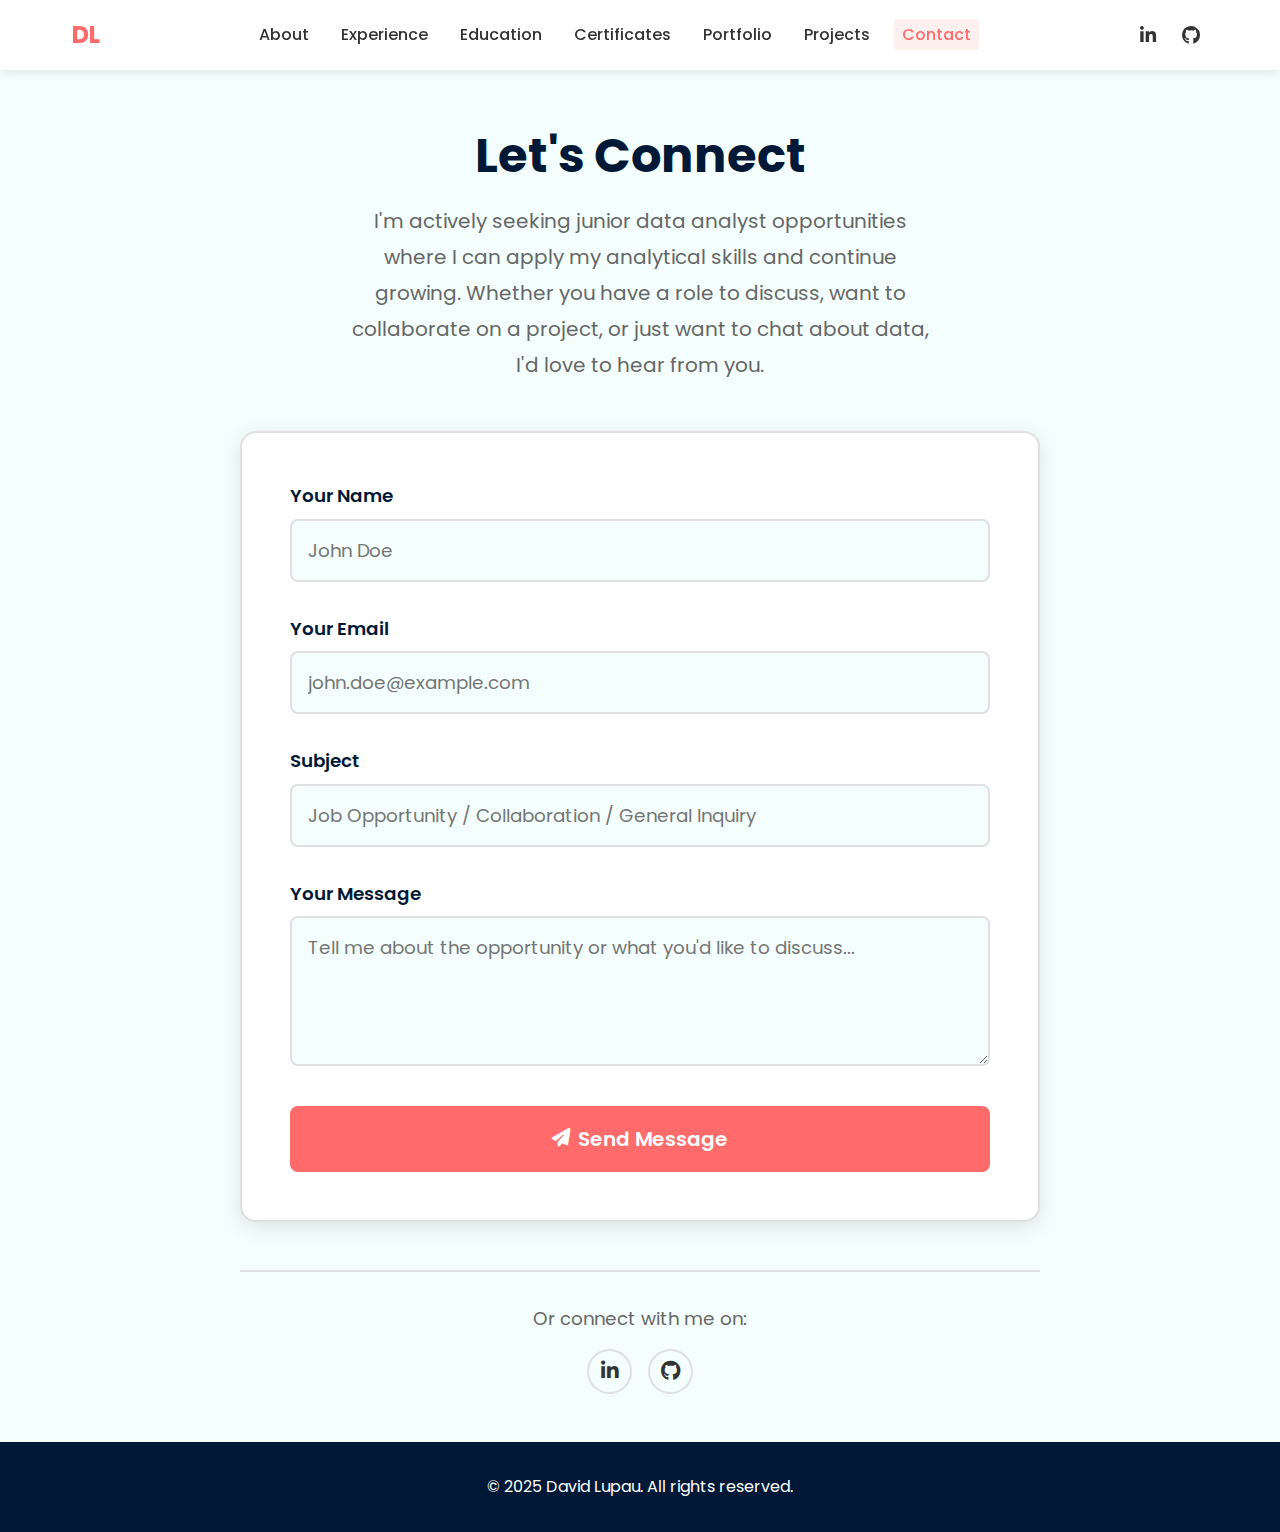
<file: contact.html>
<!DOCTYPE html>
<html lang="en">
<head>
    <meta charset="UTF-8">
    <meta name="viewport" content="width=device-width, initial-scale=1.0">
    <title>Contact - David Lupau</title>
    <link rel="stylesheet" href="https://cdnjs.cloudflare.com/ajax/libs/font-awesome/6.4.0/css/all.min.css">
    <link href="https://fonts.googleapis.com/css2?family=Poppins:wght@300;400;500;600;700&display=swap" rel="stylesheet">
    <style>
        :root {
            --primary: #FF6B6B;
            --secondary: #011936;
            --background: #F4FFFD;
            --text: #333333;
            --text-light: #666666;
            --white: #ffffff;
            --border: #e0e0e0;
            --spacing-xs: 0.25rem;
            --spacing-sm: 0.5rem;
            --spacing-md: 1rem;
            --spacing-lg: 2rem;
            --spacing-xl: 3rem;
            --font-xs: 0.75rem;
            --font-sm: 0.875rem;
            --font-md: 1.15rem;
            --font-lg: 1.25rem;
            --font-xl: 1.5rem;
            --font-xxl: 2rem;
            --font-xxxl: 3rem;
            --radius-sm: 4px;
            --radius-md: 8px;
            --radius-lg: 16px;
            --transition: all 0.3s ease;
        }

        * {
            margin: 0;
            padding: 0;
            box-sizing: border-box;
        }

        body {
            font-family: 'Poppins', sans-serif;
            background-color: var(--background);
            color: var(--text);
            line-height: 1.6;
        }

        /* ===== HEADER ===== */
        header {
            background-color: var(--white);
            box-shadow: 0 2px 10px rgba(0, 0, 0, 0.1);
            position: sticky;
            top: 0;
            z-index: 100;
        }

        header .container {
            display: flex;
            justify-content: space-between;
            align-items: center;
            padding: var(--spacing-md) var(--spacing-lg);
            max-width: 1200px;
            margin: 0 auto;
        }

        .logo {
            font-size: var(--font-xl);
            font-weight: 700;
            color: var(--primary);
            margin: 0;
            text-decoration: none;
        }

        nav {
            flex: 1;
            display: flex;
            justify-content: center;
        }

        nav ul {
            display: flex;
            list-style: none;
            gap: var(--spacing-md);
        }

        nav a {
            color: var(--text);
            font-weight: 500;
            padding: var(--spacing-xs) var(--spacing-sm);
            border-radius: var(--radius-sm);
            text-decoration: none;
            transition: var(--transition);
        }

        nav a:hover, nav a.active {
            color: var(--primary);
        }

        nav a.active {
            background-color: rgba(255, 107, 107, 0.1);
        }

        .header-social {
            display: flex;
            gap: var(--spacing-sm);
        }

        .header-social-icon {
            width: 35px;
            height: 35px;
            color: var(--text);
            border-radius: 50%;
            display: flex;
            justify-content: center;
            align-items: center;
            font-size: var(--font-md);
            transition: var(--transition);
            text-decoration: none;
            border: 2px solid transparent;
        }

        .header-social-icon:hover {
            background-color: var(--primary);
            color: var(--white);
            transform: translateY(-2px);
            border-color: var(--primary);
        }

        .mobile-menu-toggle {
            display: none;
            background: none;
            border: none;
            font-size: var(--font-lg);
            color: var(--text);
            cursor: pointer;
            padding: var(--spacing-xs);
        }

        /* ===== CONTACT SECTION ===== */
        .contact-section {
            min-height: calc(100vh - 80px);
            display: flex;
            align-items: center;
            padding: var(--spacing-xl) var(--spacing-lg);
        }

        .contact-container {
            max-width: 800px;
            margin: 0 auto;
            width: 100%;
        }

        .contact-header {
            text-align: center;
            margin-bottom: var(--spacing-xl);
        }

        .contact-header h1 {
            font-size: var(--font-xxxl);
            color: var(--secondary);
            margin-bottom: var(--spacing-sm);
        }

        .contact-header p {
            font-size: var(--font-lg);
            color: var(--text-light);
            max-width: 600px;
            margin: 0 auto;
            line-height: 1.8;
        }

        /* Form Styling */
        .contact-form {
            background-color: var(--white);
            padding: var(--spacing-xl);
            border-radius: var(--radius-lg);
            box-shadow: 0 5px 20px rgba(0, 0, 0, 0.1);
            border: 2px solid var(--border);
        }

        .form-group {
            margin-bottom: var(--spacing-lg);
        }

        .form-group label {
            display: block;
            font-weight: 600;
            color: var(--secondary);
            margin-bottom: var(--spacing-sm);
            font-size: var(--font-md);
        }

        .form-group input,
        .form-group textarea {
            width: 100%;
            padding: var(--spacing-md);
            border: 2px solid var(--border);
            border-radius: var(--radius-md);
            font-family: 'Poppins', sans-serif;
            font-size: var(--font-md);
            color: var(--text);
            transition: var(--transition);
            background-color: var(--background);
        }

        .form-group input:focus,
        .form-group textarea:focus {
            outline: none;
            border-color: var(--primary);
            background-color: var(--white);
        }

        .form-group textarea {
            min-height: 150px;
            resize: vertical;
        }

        .submit-btn {
            width: 100%;
            padding: var(--spacing-md) var(--spacing-lg);
            background-color: var(--primary);
            color: var(--white);
            border: 2px solid var(--primary);
            border-radius: var(--radius-md);
            font-size: var(--font-lg);
            font-weight: 600;
            font-family: 'Poppins', sans-serif;
            cursor: pointer;
            transition: var(--transition);
            display: flex;
            align-items: center;
            justify-content: center;
            gap: var(--spacing-sm);
        }

        .submit-btn:hover {
            background-color: var(--white);
            color: var(--primary);
            transform: translateY(-2px);
            box-shadow: 0 5px 15px rgba(255, 107, 107, 0.3);
        }

        .submit-btn i {
            font-size: var(--font-md);
        }

        /* Alternative Contact Info */
        .alternative-contact {
            text-align: center;
            margin-top: var(--spacing-xl);
            padding-top: var(--spacing-lg);
            border-top: 2px solid var(--border);
        }

        .alternative-contact p {
            color: var(--text-light);
            margin-bottom: var(--spacing-md);
            font-size: var(--font-md);
        }

        .social-links {
            display: flex;
            justify-content: center;
            gap: var(--spacing-md);
        }

        .social-link {
            width: 45px;
            height: 45px;
            background-color: var(--background);
            color: var(--text);
            border-radius: 50%;
            display: flex;
            justify-content: center;
            align-items: center;
            font-size: var(--font-lg);
            transition: var(--transition);
            text-decoration: none;
            border: 2px solid var(--border);
        }

        .social-link:hover {
            background-color: var(--primary);
            color: var(--white);
            border-color: var(--primary);
            transform: translateY(-3px);
        }

        /* Footer */
        footer {
            background-color: var(--secondary);
            color: var(--white);
            padding: var(--spacing-lg) 0;
            text-align: center;
        }

        /* Responsive Design */
        @media screen and (max-width: 992px) {
            nav ul {
                gap: var(--spacing-sm);
            }

            nav a {
                font-size: var(--font-sm);
                padding: var(--spacing-xs);
            }
        }

        @media screen and (max-width: 768px) {
            .mobile-menu-toggle {
                display: block;
            }

            header .container {
                flex-wrap: wrap;
            }

            nav {
                display: none;
                width: 100%;
                order: 3;
            }

            nav.active {
                display: block;
            }

            nav ul {
                flex-direction: column;
                gap: 0;
                padding: var(--spacing-md) 0;
            }

            nav li {
                width: 100%;
                text-align: center;
            }

            nav a {
                display: block;
                padding: var(--spacing-sm);
            }

            .header-social {
                order: 2;
            }

            .logo {
                order: 1;
            }

            .contact-header h1 {
                font-size: var(--font-xxl);
            }

            .contact-form {
                padding: var(--spacing-lg);
            }
        }

        @media screen and (max-width: 480px) {
            .contact-header h1 {
                font-size: var(--font-xl);
            }

            .contact-header p {
                font-size: var(--font-md);
            }
        }
    </style>
</head>
<body>
    <!-- Navigation Bar -->
    <header>
        <div class="container">
            <a href="index.html" class="logo">DL</a>

            <nav id="mainNav">
                <ul>
                    <li><a href="index.html#about">About</a></li>
                    <li><a href="index.html#experience">Experience</a></li>
                    <li><a href="index.html#education">Education</a></li>
                    <li><a href="index.html#certificates">Certificates</a></li>
                    <li><a href="https://www.notion.so/1a79cd79840a8068a849dc481d0b67cf?v=27e9cd79840a8059af3b000c262bda61&source=copy_link" target="_blank">Portfolio</a></li>
                    <li><a href="https://spectacular-fish-295.notion.site/1a79cd79840a807a9656e64db511fff3?v=1a79cd79840a8110a4e7000c22ee240a" target="_blank">Projects</a></li>
                    <li><a href="contact.html" class="active">Contact</a></li>
                </ul>
            </nav>

            <div class="header-social">
                <a href="https://linkedin.com/in/david-lupau" target="_blank" class="header-social-icon" title="LinkedIn">
                    <i class="fab fa-linkedin-in"></i>
                </a>
                <a href="https://github.com/davidlupau" target="_blank" class="header-social-icon" title="GitHub">
                    <i class="fab fa-github"></i>
                </a>
            </div>

            <button class="mobile-menu-toggle" id="mobileMenuToggle">
                <i class="fas fa-bars"></i>
            </button>
        </div>
    </header>

    <!-- Contact Section -->
    <section class="contact-section">
        <div class="contact-container">
            <div class="contact-header">
                <h1>Let's Connect</h1>
                <p>I'm actively seeking junior data analyst opportunities where I can apply my analytical skills and continue growing. Whether you have a role to discuss, want to collaborate on a project, or just want to chat about data, I'd love to hear from you.</p>
            </div>

            <form class="contact-form" action="https://formspree.io/f/xkgzdqby" method="POST">
                <div class="form-group">
                    <label for="name">Your Name</label>
                    <input type="text" id="name" name="name" required placeholder="John Doe">
                </div>

                <div class="form-group">
                    <label for="email">Your Email</label>
                    <input type="email" id="email" name="email" required placeholder="john.doe@example.com">
                </div>

                <div class="form-group">
                    <label for="subject">Subject</label>
                    <input type="text" id="subject" name="subject" required placeholder="Job Opportunity / Collaboration / General Inquiry">
                </div>

                <div class="form-group">
                    <label for="message">Your Message</label>
                    <textarea id="message" name="message" required placeholder="Tell me about the opportunity or what you'd like to discuss..."></textarea>
                </div>

                <button type="submit" class="submit-btn">
                    <i class="fas fa-paper-plane"></i>
                    Send Message
                </button>
            </form>

            <div class="alternative-contact">
                <p>Or connect with me on:</p>
                <div class="social-links">
                    <a href="https://linkedin.com/in/david-lupau" target="_blank" class="social-link" title="LinkedIn">
                        <i class="fab fa-linkedin-in"></i>
                    </a>
                    <a href="https://github.com/davidlupau" target="_blank" class="social-link" title="GitHub">
                        <i class="fab fa-github"></i>
                    </a>
                </div>
            </div>
        </div>
    </section>

    <!-- Footer -->
    <footer>
        <div class="container">
            <p>&copy; 2025 David Lupau. All rights reserved.</p>
        </div>
    </footer>

    <script>
        // Mobile menu toggle
        document.addEventListener('DOMContentLoaded', function() {
            const mobileMenuToggle = document.getElementById('mobileMenuToggle');
            const mainNav = document.getElementById('mainNav');

            if (mobileMenuToggle && mainNav) {
                mobileMenuToggle.addEventListener('click', function() {
                    mainNav.classList.toggle('active');
                    const icon = this.querySelector('i');
                    icon.classList.toggle('fa-bars');
                    icon.classList.toggle('fa-times');
                });

                // Close menu when clicking a link
                const navLinks = document.querySelectorAll('nav a');
                navLinks.forEach(link => {
                    link.addEventListener('click', function() {
                        if (window.innerWidth <= 768) {
                            mainNav.classList.remove('active');
                            const icon = mobileMenuToggle.querySelector('i');
                            icon.classList.add('fa-bars');
                            icon.classList.remove('fa-times');
                        }
                    });
                });
            }
        });
    </script>
</body>
</html>
</file>
